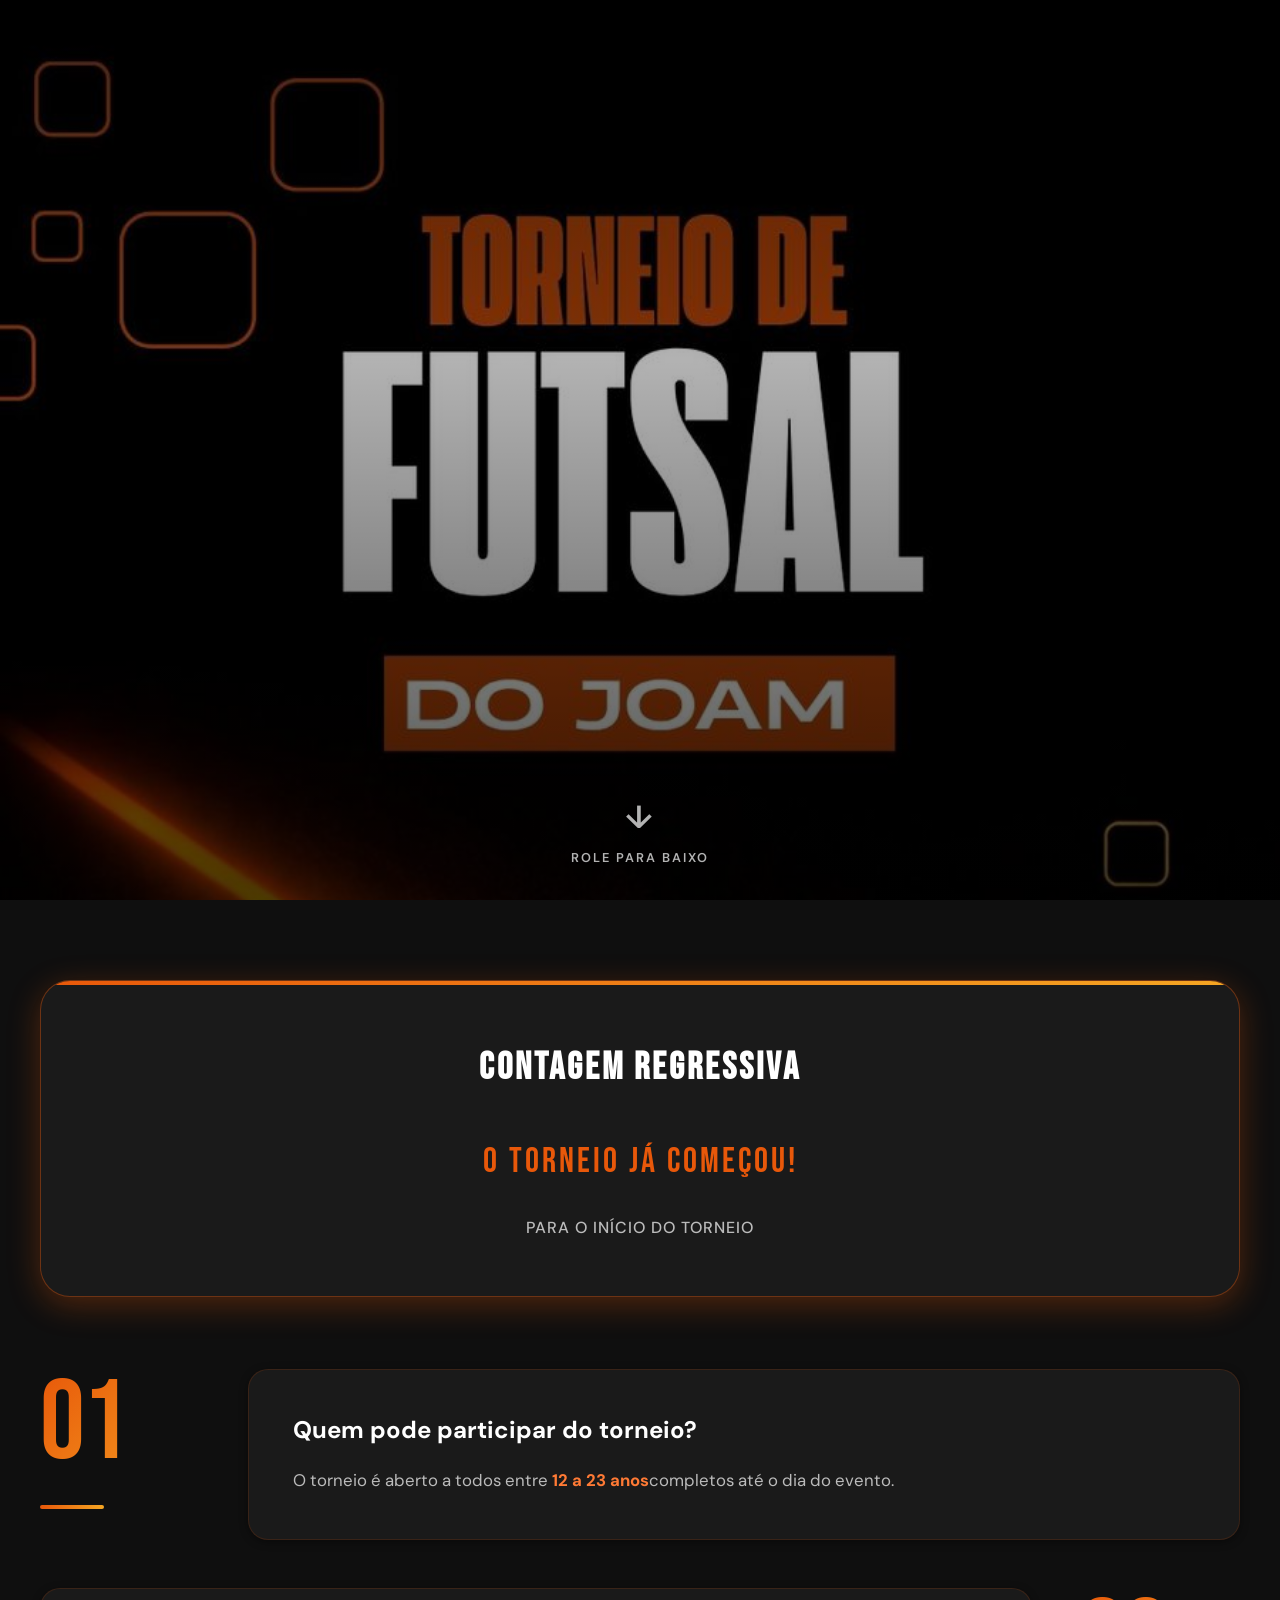
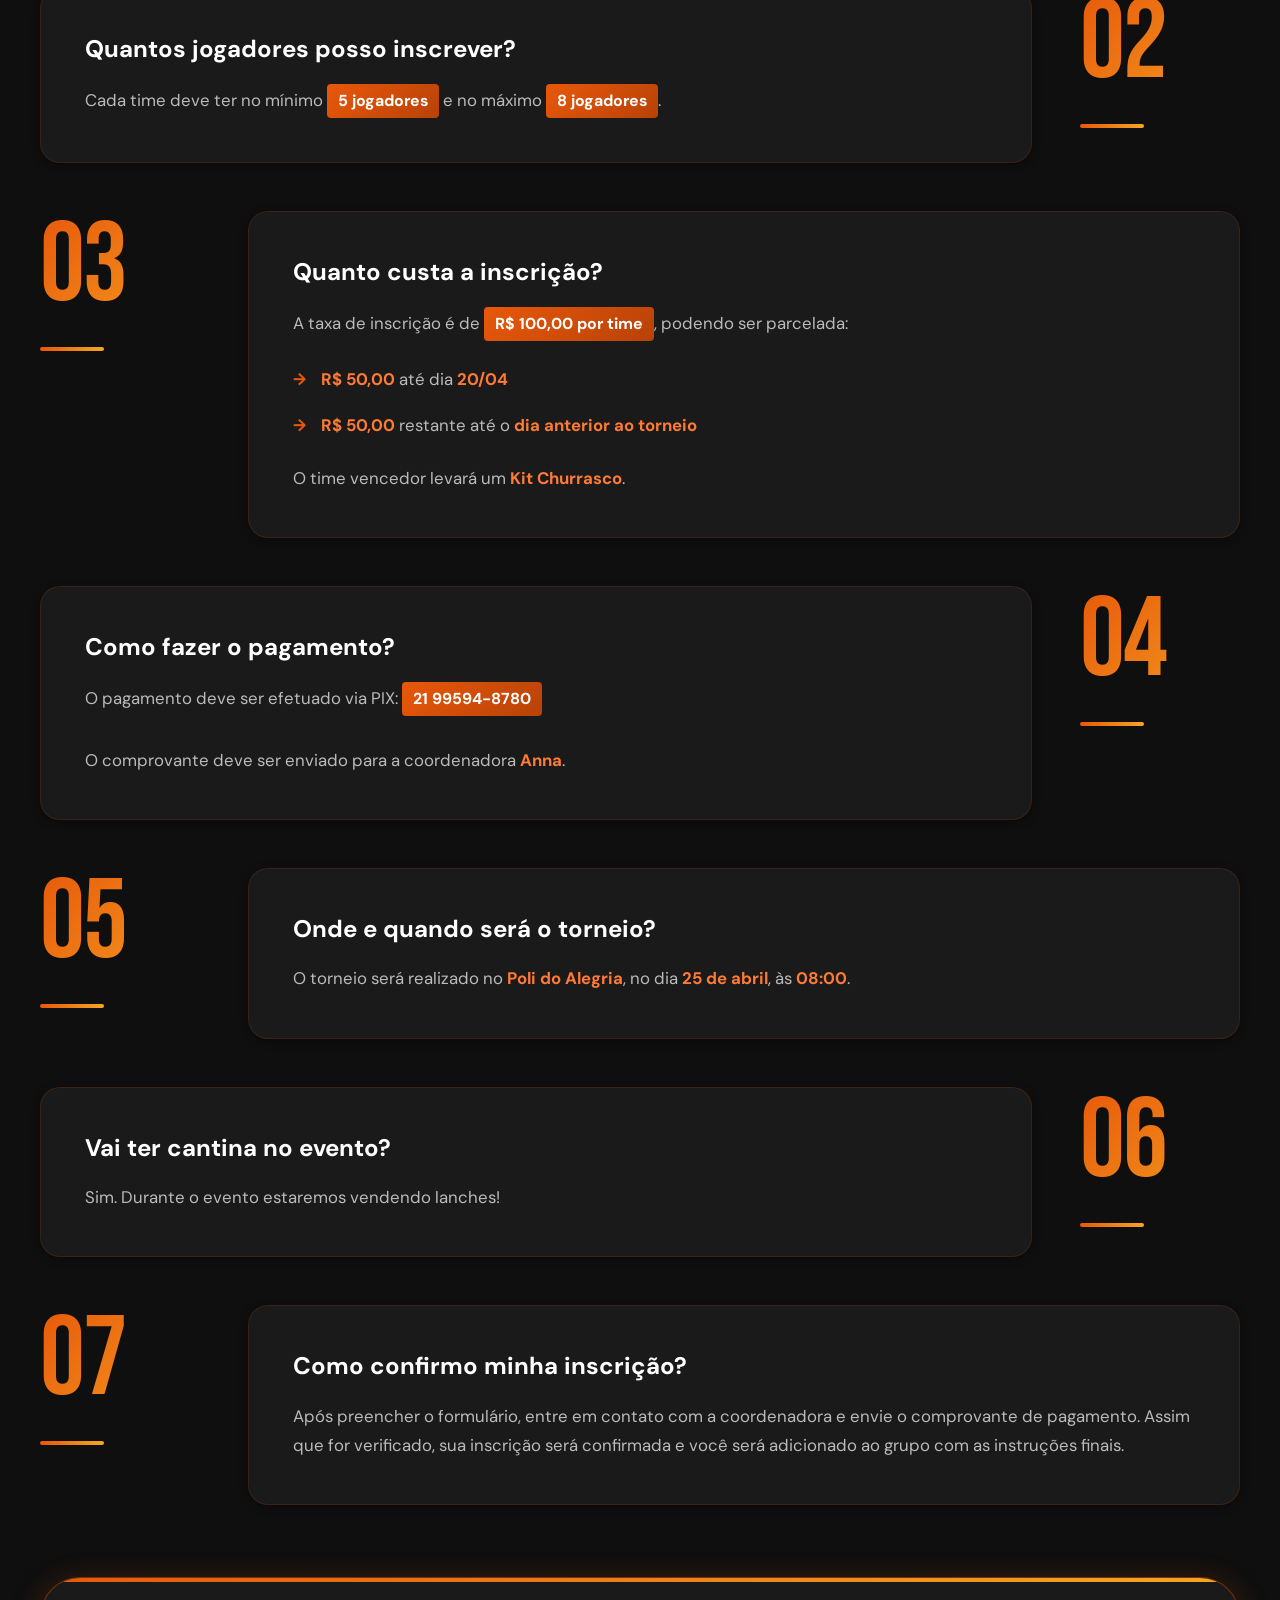
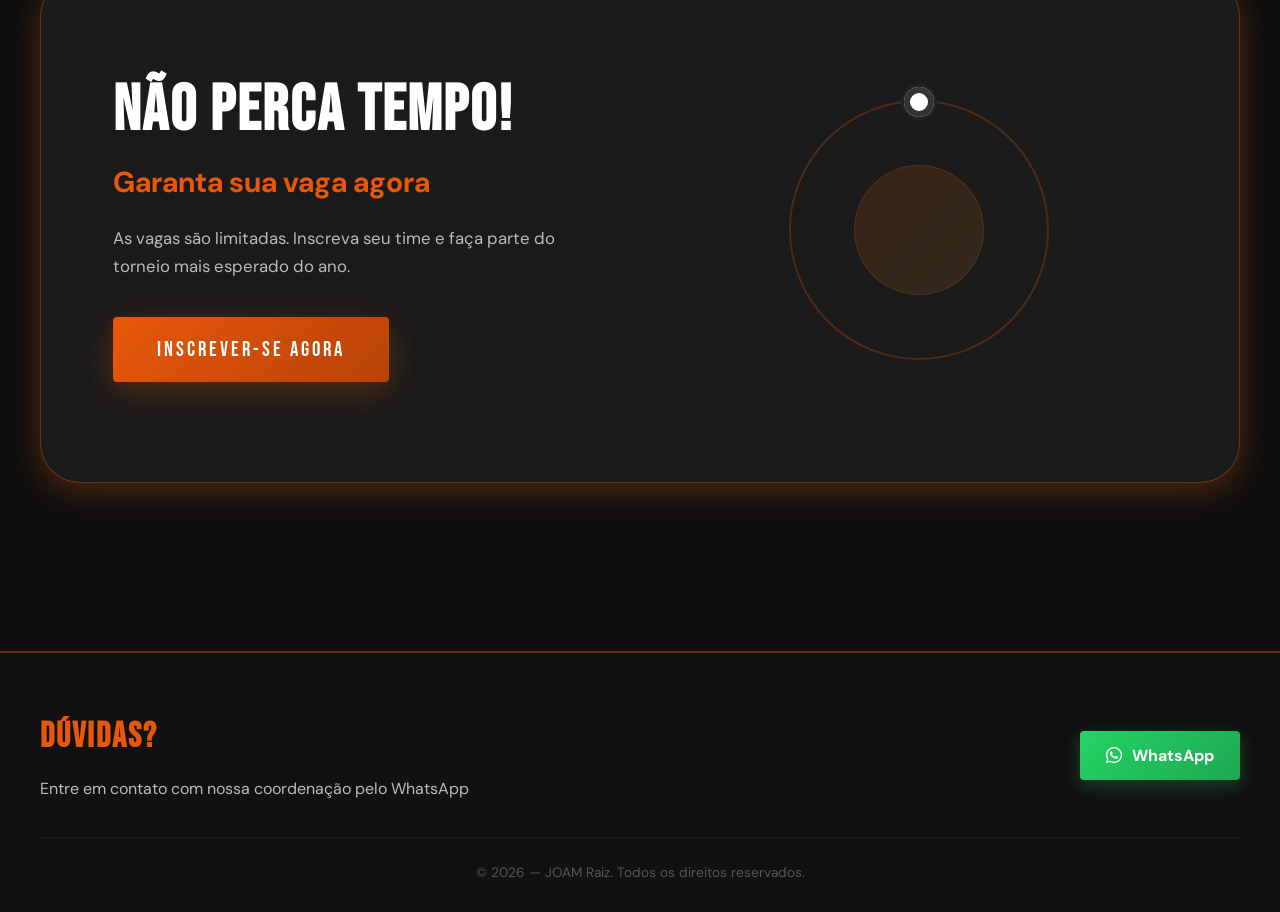
<file: Torneio/index.html>
<!DOCTYPE html>
<html lang="pt-BR">
<head>
  <meta charset="UTF-8">
  <meta name="viewport" content="width=device-width, initial-scale=1.0">
  <title>Torneio de Futsal</title>
  <link rel="stylesheet" href="https://cdnjs.cloudflare.com/ajax/libs/font-awesome/6.4.0/css/all.min.css">
  <link rel="stylesheet" href="home.css">
</head>
<body>
  <div class="bg-animation"></div>
  <div class="bg-overlay"></div>

  <div class="geometric-shape shape-1"></div>
  <div class="geometric-shape shape-2"></div>
  <div class="geometric-shape shape-3"></div>

  <!-- Header -->
  <section class="header-section" id="home">
    <h1 class="main-title" id="tournamentName"></h1>
    <div class="main-title-badge" id="tournamentBadge"></div>
    <div class="scroll-indicator" onclick="scrollToSection('content')">
      <div style="font-size: 2rem;">↓</div>
      <div>Role para baixo</div>
    </div>
  </section>

  <!-- Conteúdo -->
  <section class="content-section" id="content">
    <div class="container">

      <!-- Contagem regressiva -->
      <div class="countdown-section">
        <div class="countdown-container">
          <h2 class="countdown-title">Contagem Regressiva</h2>
          <div class="countdown-timer" id="countdown">
            <div class="countdown-item">
              <span class="countdown-number" id="days">00</span>
              <span class="countdown-label">Dias</span>
            </div>
            <div class="countdown-item">
              <span class="countdown-number" id="hours">00</span>
              <span class="countdown-label">Horas</span>
            </div>
            <div class="countdown-item">
              <span class="countdown-number" id="minutes">00</span>
              <span class="countdown-label">Min</span>
            </div>
            <div class="countdown-item">
              <span class="countdown-number" id="seconds">00</span>
              <span class="countdown-label">Seg</span>
            </div>
          </div>
          <p class="countdown-subtitle">Para o início do torneio</p>
        </div>
      </div>

      <!-- FAQ -->
      <div class="faq-container">

        <div class="faq-item">
          <div class="faq-number">01</div>
          <div class="faq-content">
            <h2 class="faq-question">Quem pode participar do torneio?</h2>
            <div class="faq-answer">
                O torneio é aberto a todos entre <strong><span id="minAge">12</span> a 23 anos</strong>completos até o dia do evento.
            </div>
          </div>
        </div>

        <div class="faq-item">
          <div class="faq-number">02</div>
          <div class="faq-content">
            <h2 class="faq-question">Quantos jogadores posso inscrever?</h2>
            <div class="faq-answer">
              Cada time deve ter no mínimo <span class="highlight"><span id="minPlayers">4</span> jogadores</span> e no máximo <span class="highlight"><span id="maxPlayers">6</span> jogadores</span>.
            </div>
          </div>
        </div>

        <div class="faq-item">
          <div class="faq-number">03</div>
          <div class="faq-content">
            <h2 class="faq-question">Quanto custa a inscrição?</h2>
            <div class="faq-answer">
              A taxa de inscrição é de <span class="highlight" id="priceValue"></span>, podendo ser parcelada:
              <ul>
                <li><strong id="installment1Value"></strong> até dia <strong id="installment1Deadline"></strong></li>
                <li><strong id="installment2Value"></strong> restante até o <strong id="installment2Deadline"></strong></li>
              </ul>
              O time vencedor levará um <strong id="prize"></strong>.
            </div>
          </div>
        </div>

        <div class="faq-item">
          <div class="faq-number">04</div>
          <div class="faq-content">
            <h2 class="faq-question">Como fazer o pagamento?</h2>
            <div class="faq-answer">
              O pagamento deve ser efetuado via PIX: <span class="highlight" id="pixKey"></span>
              <br><br>
              O comprovante deve ser enviado para a coordenadora <strong id="coordinatorName" onclick="shareOnWhatsApp()"></strong>.
            </div>
          </div>
        </div>

        <div class="faq-item">
          <div class="faq-number">05</div>
          <div class="faq-content">
            <h2 class="faq-question">Onde e quando será o torneio?</h2>
            <div class="faq-answer" id="tournamentInfo"></div>
          </div>
        </div>

        <div class="faq-item">
          <div class="faq-number">06</div>
          <div class="faq-content">
            <h2 class="faq-question">Vai ter cantina no evento?</h2>
            <div class="faq-answer">
              Sim. Durante o evento estaremos vendendo lanches! 
            </div>
          </div>
        </div>

        <div class="faq-item">
          <div class="faq-number">07</div>
          <div class="faq-content">
            <h2 class="faq-question">Como confirmo minha inscrição?</h2>
            <div class="faq-answer">
Após preencher o formulário, entre em contato com a coordenadora e envie o comprovante de pagamento. Assim que for verificado, sua inscrição será confirmada e você será adicionado ao grupo com as instruções finais.            </div>
          </div>
        </div>

      </div>

      <!-- CTA -->
      <div class="cta-section">
        <div class="cta-container">
          <div class="cta-content">
            <h2 class="cta-title">Não perca tempo!</h2>
            <p class="cta-subtitle">Garanta sua vaga agora</p>
            <p class="cta-description">As vagas são limitadas. Inscreva seu time e faça parte do torneio mais esperado do ano.</p>
            <button class="cta-button">
              <span>INSCREVER-SE AGORA</span>
            </button>
          </div>
          <div class="cta-visual">
            <div class="cta-circle"></div>
            <div class="cta-circle-small"></div>
          </div>
        </div>
      </div>

    </div>
  </section>

  <!-- Footer -->
  <footer class="footer-section">
    <div class="container">
      <div class="footer-content">
        <div class="footer-info">
          <h3 class="footer-title">Dúvidas?</h3>
          <p class="footer-subtitle">Entre em contato com nossa coordenação pelo WhatsApp</p>
        </div>
        <div class="footer-contact">
          <button class="btn-share whatsapp" onclick="shareOnWhatsApp()">
            <i class="fab fa-whatsapp"></i>
            <span>WhatsApp</span>
          </button>
        </div>
      </div>
      <div class="footer-bottom">
        <p>&copy; 2026 — JOAM Raiz. Todos os direitos reservados.</p>
      </div>
    </div>
  </footer>

  <script src="home.js" defer></script>
</body>
</html>
</file>
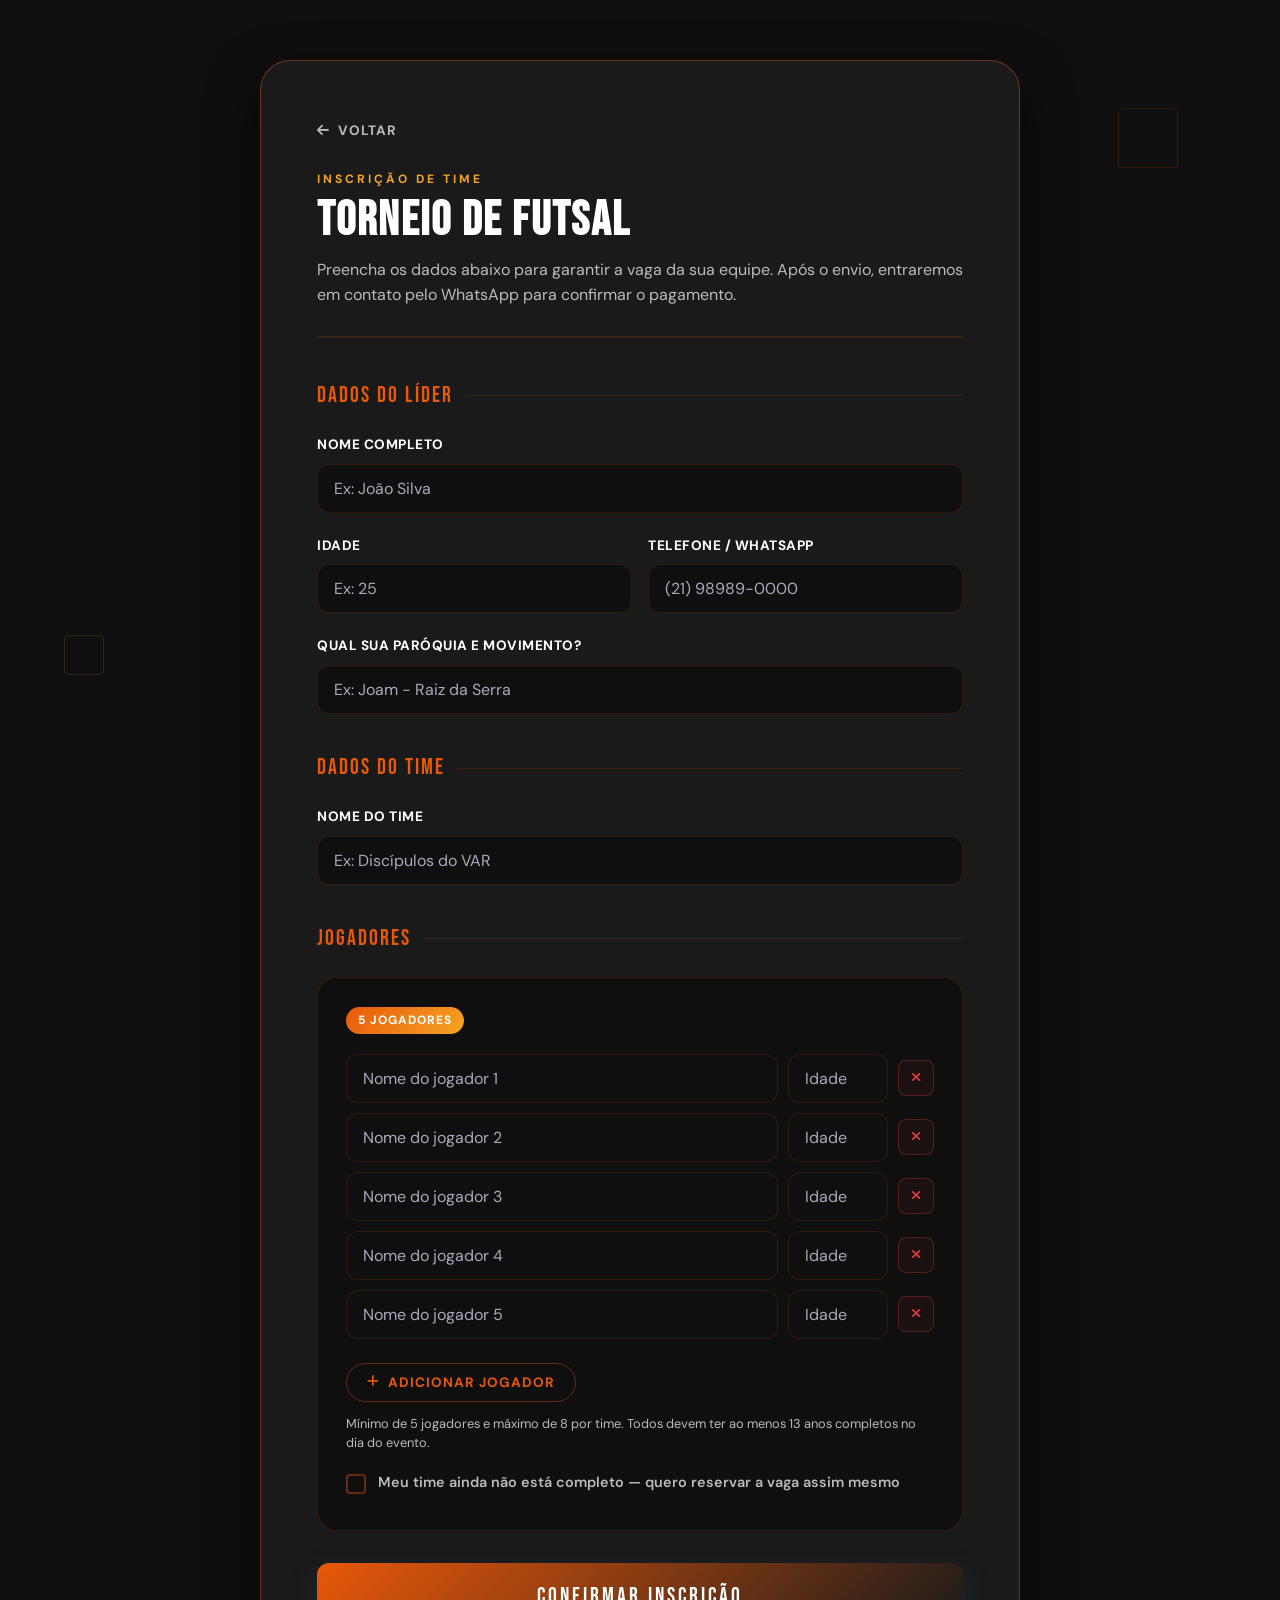
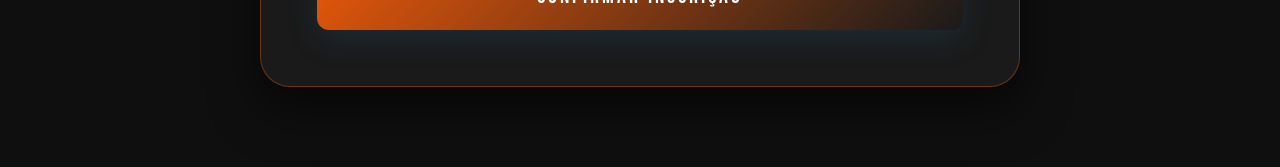
<file: Torneio/form.html>
<!DOCTYPE html>
<html lang="pt-BR">
<head>
  <meta charset="UTF-8">
  <meta name="viewport" content="width=device-width, initial-scale=1.0">
  <title>Inscrição — Torneio de Futsal</title>
  <link rel="stylesheet" href="https://cdnjs.cloudflare.com/ajax/libs/font-awesome/6.4.0/css/all.min.css">
  <link rel="stylesheet" href="home.css">
  <style>
    /* ── Form page styles ── */
    .form-wrapper {
      min-height: 100vh;
      display: flex;
      align-items: flex-start;
      justify-content: center;
      padding: 60px 20px 80px;
    }

    .form-card {
      background: var(--bg-card);
      border: 1.5px solid var(--border-strong);
      border-radius: var(--radius-lg);
      padding: 56px;
      box-shadow: var(--shadow-lg);
      width: 100%;
      max-width: 760px;
      position: relative;
      z-index: 1;
    }

    .form-header {
      border-bottom: 2px solid var(--border-subtle);
      padding-bottom: 28px;
      margin-bottom: 40px;
    }

    .form-header-label {
      font-size: 0.75rem;
      font-weight: 700;
      letter-spacing: 3px;
      text-transform: uppercase;
      color: var(--accent);
      margin-bottom: 8px;
    }

    .form-title {
      font-family: var(--font-display);
      font-size: 3rem;
      letter-spacing: 2px;
      color: var(--text-dark);
      line-height: 1;
      margin-bottom: 12px;
    }

    .form-subtitle {
      font-size: 1rem;
      color: var(--text-mid);
      line-height: 1.6;
    }

    /* ── Section headings ── */
    .section-heading {
      font-family: var(--font-display);
      font-size: 1.4rem;
      letter-spacing: 2px;
      color: var(--primary);
      margin: 36px 0 20px;
      display: flex;
      align-items: center;
      gap: 12px;
    }

    .section-heading::after {
      content: '';
      flex: 1;
      height: 1px;
      background: var(--border-subtle);
    }

    /* ── Form groups ── */
    .form-group {
      margin-bottom: 22px;
    }

    .form-row {
      display: grid;
      grid-template-columns: 1fr 1fr;
      gap: 16px;
    }

    label {
      display: block;
      font-weight: 700;
      font-size: 0.85rem;
      letter-spacing: 0.5px;
      color: var(--text-dark);
      margin-bottom: 8px;
      text-transform: uppercase;
    }

    label .req {
      color: var(--secondary);
      margin-left: 2px;
    }

    input[type="text"],
    input[type="number"],
    input[type="tel"] {
      width: 100%;
      padding: 13px 16px;
      border: 1.5px solid var(--border-subtle);
      border-radius: var(--radius-sm);
      font-size: 1rem;
      font-family: var(--font-body);
      color: var(--text-dark);
      background: var(--bg-base);
      transition: border-color 0.2s, box-shadow 0.2s, background 0.2s;
      outline: none;
    }

    input:focus {
      border-color: var(--primary);
      box-shadow: 0 0 0 3px rgba(45, 91, 122, 0.10);
      background: transparent;
    }

    input::placeholder {
      color: #aab;
      font-weight: 400;
    }

    /* ── Players section ── */
    .players-block {
      background: var(--bg-base);
      border: 1.5px solid var(--border-subtle);
      border-radius: var(--radius-md);
      padding: 28px;
      margin: 4px 0 24px;
    }

    .players-count-badge {
      display: inline-block;
      font-size: 0.75rem;
      font-weight: 700;
      letter-spacing: 1px;
      text-transform: uppercase;
      background: linear-gradient(135deg, var(--primary), var(--accent));
      color: #fff;
      padding: 4px 12px;
      border-radius: 100px;
      margin-bottom: 20px;
    }

    .player-row {
      display: grid;
      grid-template-columns: 1fr 100px 36px;
      gap: 10px;
      margin-bottom: 10px;
      align-items: center;
    }

    .btn-remove {
      width: 36px;
      height: 36px;
      border-radius: 8px;
      border: 1.5px solid rgba(229, 62, 62, 0.3);
      background: rgba(229, 62, 62, 0.06);
      color: #e53e3e;
      font-size: 0.85rem;
      cursor: pointer;
      display: flex;
      align-items: center;
      justify-content: center;
      transition: all 0.2s;
      flex-shrink: 0;
    }

    .btn-remove:hover {
      background: #e53e3e;
      border-color: #e53e3e;
      color: #fff;
    }

    .btn-add-player {
      display: inline-flex;
      align-items: center;
      gap: 8px;
      background: transparent;
      border: 1.5px solid var(--border-strong);
      color: var(--primary);
      font-family: var(--font-body);
      font-weight: 700;
      font-size: 0.85rem;
      letter-spacing: 1px;
      text-transform: uppercase;
      padding: 10px 20px;
      border-radius: 100px;
      cursor: pointer;
      margin-top: 14px;
      transition: all 0.2s;
    }

    .btn-add-player:hover {
      background: var(--primary);
      border-color: var(--primary);
      color: #fff;
    }

    .players-note {
      font-size: 0.8rem;
      color: var(--text-mid);
      margin-top: 12px;
      line-height: 1.5;
    }

    /* ── Submit ── */
    .btn-submit {
      width: 100%;
      background: linear-gradient(135deg, var(--primary), var(--secondary));
      color: #fff;
      border: none;
      font-family: var(--font-display);
      font-size: 1.4rem;
      letter-spacing: 3px;
      padding: 20px;
      border-radius: var(--radius-sm);
      cursor: pointer;
      margin-top: 8px;
      transition: transform 0.25s, box-shadow 0.25s, opacity 0.2s;
      box-shadow: 0 10px 28px rgba(45, 91, 122, 0.25);
    }

    .btn-submit:hover {
      transform: translateY(-4px);
      box-shadow: 0 18px 40px rgba(45, 91, 122, 0.32);
    }

    .btn-submit:active {
      transform: translateY(-1px);
    }

    .btn-submit:disabled {
      opacity: 0.6;
      cursor: not-allowed;
      transform: none;
    }

    /* ── Status message ── */
    .status-msg {
      margin-top: 20px;
      padding: 16px 20px;
      border-radius: var(--radius-sm);
      font-weight: 600;
      font-size: 0.95rem;
      line-height: 1.5;
      display: none;
    }

    .status-msg.success {
      background: rgba(72, 187, 120, 0.12);
      border: 1.5px solid rgba(72, 187, 120, 0.4);
      color: #276749;
      display: block;
    }

    .status-msg.error {
      background: rgba(229, 62, 62, 0.08);
      border: 1.5px solid rgba(229, 62, 62, 0.3);
      color: #822727;
      display: block;
    }

    .status-msg.loading {
      background: rgba(45, 91, 122, 0.08);
      border: 1.5px solid rgba(45, 91, 122, 0.25);
      color: var(--primary);
      display: block;
    }

    /* ── Back link ── */
    .back-link {
      display: inline-flex;
      align-items: center;
      gap: 8px;
      font-size: 0.85rem;
      font-weight: 700;
      letter-spacing: 1px;
      text-transform: uppercase;
      color: var(--text-mid);
      text-decoration: none;
      margin-bottom: 28px;
      transition: color 0.2s;
    }

    .back-link:hover { color: var(--primary); }

    /* ── Responsive ── */
    @media (max-width: 768px) {
      .form-card { padding: 32px 24px; }
      .form-title { font-size: 2.2rem; }
      .form-row { grid-template-columns: 1fr; }
      .player-row { grid-template-columns: 1fr 80px 36px; }
    }

    @media (max-width: 480px) {
      .form-card { padding: 24px 16px; }
      .form-title { font-size: 1.9rem; }
      .players-block { padding: 18px 14px; }
    }

    /* ── Toggle time incompleto ── */
    .incomplete-toggle {
      display: flex;
      align-items: flex-start;
      gap: 12px;
      margin-top: 20px;
      cursor: pointer;
      user-select: none;
    }

    .incomplete-toggle input[type="checkbox"] {
      display: none;
    }

    .toggle-box {
      width: 20px;
      height: 20px;
      min-width: 20px;
      border: 2px solid var(--border-strong);
      border-radius: 4px;
      background: transparent;
      display: flex;
      align-items: center;
      justify-content: center;
      transition: all 0.2s;
      margin-top: 2px;
    }

    .incomplete-toggle input:checked + .toggle-box {
      background: var(--primary);
      border-color: var(--primary);
    }

    .incomplete-toggle input:checked + .toggle-box::after {
      content: '';
      width: 5px;
      height: 9px;
      border: 2px solid #fff;
      border-top: none;
      border-left: none;
      transform: rotate(45deg) translateY(-1px);
      display: block;
    }

    .toggle-label {
      font-size: 0.9rem;
      font-weight: 600;
      color: var(--text-mid);
      line-height: 1.5;
      text-transform: none;
      letter-spacing: 0;
    }

    .incomplete-note {
      font-size: 0.8rem;
      color: var(--text-mid);
      margin-top: 10px;
      padding: 10px 14px;
      border-left: 3px solid var(--primary);
      background: rgba(232, 88, 10, 0.06);
      border-radius: 0 6px 6px 0;
      line-height: 1.5;
    }

  </style>
</head>
<body>
  <div class="bg-animation"></div>
  <div class="bg-overlay"></div>
  <div class="geometric-shape shape-1"></div>
  <div class="geometric-shape shape-2"></div>

  <div class="form-wrapper">
    <div class="form-card">

      <a href="index.html" class="back-link">
        <i class="fas fa-arrow-left"></i> Voltar
      </a>

      <div class="form-header">
        <div class="form-header-label">Inscrição de Time</div>
        <h1 class="form-title">TORNEIO DE FUTSAL</h1>
        <p class="form-subtitle">Preencha os dados abaixo para garantir a vaga da sua equipe. Após o envio, entraremos em contato pelo WhatsApp para confirmar o pagamento.</p>
      </div>

      <form id="registrationForm" novalidate>

        <!-- Dados do líder -->
        <div class="section-heading">Dados do Líder</div>

        <div class="form-group">
          <label>Nome Completo <span class="req">*</span></label>
          <input type="text" id="leaderName" placeholder="Ex: João Silva" autocomplete="name" required>
        </div>

        <div class="form-row">
          <div class="form-group">
            <label>Idade <span class="req">*</span></label>
            <input type="number" id="leaderAge" placeholder="Ex: 25" min="13" max="80" required>
          </div>
          <div class="form-group">
            <label>Telefone / WhatsApp <span class="req">*</span></label>
            <input type="tel" id="leaderPhone" placeholder="(21) 98989-0000" autocomplete="tel" required>
          </div>
        </div>

        <div class="form-group">
          <label>Qual sua Paróquia e Movimento?  <span class="req">*</span></label>
          <input type="text" id="leaderLocation" placeholder="Ex: Joam - Raiz da Serra" required>
        </div>

        <!-- Dados do time -->
        <div class="section-heading">Dados do Time</div>

        <div class="form-group">
          <label>Nome do Time <span class="req">*</span></label>
          <input type="text" id="teamName" placeholder="Ex: Discípulos do VAR" required>
        </div>

        <!-- Jogadores -->
        <div class="section-heading">Jogadores</div>

        <div class="players-block">
          <div class="players-count-badge" id="playersBadge">5 jogadores</div>

          <div id="playersList"></div>

          <button type="button" class="btn-add-player" onclick="addPlayer()">
            <i class="fas fa-plus"></i> Adicionar jogador
          </button>

          <p class="players-note">Mínimo de 5 jogadores e máximo de 8 por time. Todos devem ter ao menos 13 anos completos no dia do evento.</p>

          <label class="incomplete-toggle">
            <input type="checkbox" id="incompleteTeam" onchange="toggleIncomplete()">
            <span class="toggle-box"></span>
            <span class="toggle-label">Meu time ainda não está completo — quero reservar a vaga assim mesmo</span>
          </label>
          <p class="incomplete-note" id="incompleteNote" style="display:none;">
            Os jogadores restantes podem ser informados depois pelo WhatsApp. Preencha apenas os que já confirmaram.
          </p>
        </div>

        <button type="submit" class="btn-submit" id="submitBtn">CONFIRMAR INSCRIÇÃO</button>
      </form>

      <div id="statusMsg" class="status-msg"></div>

    </div>
  </div>

  <script>
    const SCRIPT_URL = 'https://script.google.com/macros/s/AKfycbxNWsdw3t56UX_PyGWj8t2Zn5wsgy7AuGVyEbXrEqzcJgsaQ05plYHysqQpcdG__GeZNA/exec';
    const MIN_PLAYERS = 5;
    const MAX_PLAYERS = 8;
    let incompleteMode = false;

    function toggleIncomplete() {
      incompleteMode = document.getElementById('incompleteTeam').checked;
      document.getElementById('incompleteNote').style.display = incompleteMode ? 'block' : 'none';

      const list = document.getElementById('playersList');
      if (incompleteMode) {
        while (list.children.length > 1) list.removeChild(list.lastChild);
        list.querySelectorAll('input').forEach(i => i.removeAttribute('required'));
      } else {
        while (list.children.length < MIN_PLAYERS) addPlayerRow();
        list.querySelectorAll('input').forEach(i => i.setAttribute('required', ''));
      }
      updateBadge();
    }

    function initPlayers() {
      for (let i = 0; i < MIN_PLAYERS; i++) addPlayerRow();
    }

    function updateBadge() {
      const count = document.getElementById('playersList').children.length;
      document.getElementById('playersBadge').textContent =
        count === 1 ? '1 jogador' : `${count} jogadores`;
    }

    function addPlayerRow() {
      const list = document.getElementById('playersList');
      const index = list.children.length + 1;

      const row = document.createElement('div');
      row.className = 'player-row';
      row.innerHTML = `
        <input type="text" class="player-name" placeholder="Nome do jogador ${index}" required>
        <input type="number" class="player-age" placeholder="Idade" min="13" max="80" required>
        <button type="button" class="btn-remove" onclick="removePlayer(this)" title="Remover">
          <i class="fas fa-times"></i>
        </button>
      `;
      list.appendChild(row);
      updateBadge();
    }

    function addPlayer() {
      const count = document.getElementById('playersList').children.length;
      if (count >= MAX_PLAYERS) {
        showStatus(`Máximo de ${MAX_PLAYERS} jogadores por time.`, 'error');
        return;
      }
      addPlayerRow();
    }

    function removePlayer(btn) {
      const count = document.getElementById('playersList').children.length;
      const minimum = incompleteMode ? 1 : MIN_PLAYERS;
      if (count <= minimum) {
        showStatus(incompleteMode
          ? 'Informe ao menos 1 jogador.'
          : `O time precisa ter pelo menos ${MIN_PLAYERS} jogadores.`, 'error');
        return;
      }
      btn.closest('.player-row').remove();
      updateBadge();
    }

    function validateForm() {
      const fields = [
        { id: 'leaderName', label: 'Nome do líder' },
        { id: 'leaderAge', label: 'Idade do líder' },
        { id: 'leaderPhone', label: 'Telefone' },
        { id: 'leaderLocation', label: 'Cidade / Bairro' },
        { id: 'teamName', label: 'Nome do time' },
      ];

      for (const f of fields) {
        const val = document.getElementById(f.id).value.trim();
        if (!val) {
          showStatus(`Preencha o campo: ${f.label}.`, 'error');
          document.getElementById(f.id).focus();
          return false;
        }
      }

      const age = parseInt(document.getElementById('leaderAge').value);
      if (isNaN(age) || age < 13) {
        showStatus('A idade do líder deve ser de pelo menos 13 anos.', 'error');
        return false;
      }

      const rows = document.querySelectorAll('.player-row');

      if (incompleteMode) {
        for (let i = 0; i < rows.length; i++) {
          const nameInput = rows[i].querySelector('.player-name');
          const ageInput = rows[i].querySelector('.player-age');
          const name = nameInput.value.trim();
          if (name) {
            const playerAge = parseInt(ageInput.value);
            if (isNaN(playerAge) || playerAge < 13) {
              showStatus(`Idade inválida para o jogador ${i + 1}. Mínimo: 13 anos.`, 'error');
              ageInput.focus();
              return false;
            }
          }
        }
      } else {
        if (rows.length < MIN_PLAYERS) {
          showStatus(`O time precisa ter pelo menos ${MIN_PLAYERS} jogadores.`, 'error');
          return false;
        }
        
        for (let i = 0; i < rows.length; i++) {
          const name = rows[i].querySelector('.player-name').value.trim();
          const playerAge = parseInt(rows[i].querySelector('.player-age').value);
          
          if (!name) {
            showStatus(`Preencha o nome do jogador ${i + 1}.`, 'error');
            rows[i].querySelector('.player-name').focus();
            return false;
          }
          if (isNaN(playerAge) || playerAge < 13) {
            showStatus(`Idade inválida para o jogador ${i + 1}. Mínimo: 13 anos.`, 'error');
            rows[i].querySelector('.player-age').focus();
            return false;
          }
        }
      }

      return true;
    }

    function showStatus(msg, type) {
      const el = document.getElementById('statusMsg');
      el.textContent = msg;
      el.className = `status-msg ${type}`;
    }

    function hideStatus() {
      document.getElementById('statusMsg').className = 'status-msg';
    }

    function getFormattedDateTime() {
      return new Date().toLocaleString('pt-BR', { timeZone: 'America/Sao_Paulo' });
    }

    document.getElementById('registrationForm').addEventListener('submit', async (e) => {
      e.preventDefault();
      hideStatus();

      if (!validateForm()) return;

      const btn = document.getElementById('submitBtn');
      btn.disabled = true;
      btn.textContent = 'ENVIANDO...';
      showStatus('Enviando inscrição, aguarde...', 'loading');

      const rows = document.querySelectorAll('.player-row');
      const players = Array.from(rows).map(row => {
        const name = row.querySelector('.player-name').value.trim();
        const age = row.querySelector('.player-age').value;
        return `${name} (${age} anos)`;
      });

      const payload = {
        timestamp: getFormattedDateTime(),
        leaderName: document.getElementById('leaderName').value.trim(),
        leaderAge: document.getElementById('leaderAge').value,
        leaderLocation: document.getElementById('leaderLocation').value.trim(),
        leaderPhone: document.getElementById('leaderPhone').value.trim(),
        teamName: document.getElementById('teamName').value.trim(),
        players: players.join('; '),
        playersCount: players.length,
        status: 'Pendente',
        incomplete: incompleteMode ? 'Sim' : 'Não'
      };

      try {
        await fetch(SCRIPT_URL, {
          method: 'POST',
          mode: 'no-cors',
          body: JSON.stringify(payload)
        });

        showStatus(
          'Inscrição enviada com sucesso! Entraremos em contato pelo WhatsApp para confirmar o pagamento.',
          'success'
        );

        setTimeout(() => {
          document.getElementById('registrationForm').reset();
          document.getElementById('playersList').innerHTML = '';
          initPlayers();
          hideStatus();
          btn.disabled = false;
          btn.textContent = 'CONFIRMAR INSCRIÇÃO';
        }, 5000);

      } catch (err) {
        console.error('Erro no envio:', err);
        showStatus(
          'Erro ao enviar. Verifique sua conexão e tente novamente.',
          'error'
        );
        btn.disabled = false;
        btn.textContent = 'CONFIRMAR INSCRIÇÃO';
      }
    });

    initPlayers();
  </script>
</body>
</html>
</file>
<file: Torneio/home.css>
/* =============================================
   HOME.CSS — Torneio de Futsal JOAM
   Paleta: preto · laranja · branco
   ============================================= */

@import url('https://fonts.googleapis.com/css2?family=Bebas+Neue&family=Barlow+Condensed:wght@400;600;700;800&family=DM+Sans:wght@400;500;700&display=swap');

*, *::before, *::after {
  margin: 0;
  padding: 0;
  box-sizing: border-box;
}

:root {
  --primary:        #E8580A;      /* laranja JOAM */
  --primary-dark:   #B84208;      /* laranja escuro */
  --primary-light:  #FF7A35;      /* laranja claro */
  --secondary:      #1A1A1A;      /* preto profundo */
  --accent:         #F5A623;      /* âmbar / dourado */

  --bg-base:        #0F0F0F;      /* fundo geral escuro */
  --bg-card:        #1A1A1A;      /* card escuro */
  --bg-card-light:  #222222;      /* card um pouco mais claro */

  --text-dark:      #FFFFFF;      /* texto principal (invertido — fundo escuro) */
  --text-mid:       #BBBBBB;      /* texto secundário */
  --text-light:     #FFFFFF;

  --border-subtle:  rgba(232, 88, 10, 0.15);
  --border-strong:  rgba(232, 88, 10, 0.40);

  --shadow-sm:  0 2px 8px rgba(0, 0, 0, 0.40);
  --shadow-md:  0 8px 28px rgba(0, 0, 0, 0.50);
  --shadow-lg:  0 20px 50px rgba(0, 0, 0, 0.60);
  --shadow-orange: 0 8px 32px rgba(232, 88, 10, 0.30);

  --radius-sm:  12px;
  --radius-md:  20px;
  --radius-lg:  30px;
  --radius-xl:  40px;

  --font-display: 'Bebas Neue', sans-serif;
  --font-condensed: 'Barlow Condensed', sans-serif;
  --font-body:    'DM Sans', system-ui, sans-serif;
}

html { scroll-behavior: smooth; }

::selection {
  background: rgba(232, 88, 10, 0.35);
  color: #fff;
}

/* ── Body ─────────────────────────────────── */

body {
  font-family: var(--font-body);
  line-height: 1.6;
  color: var(--text-dark);
  background: var(--bg-base);
  min-height: 100vh;
  overflow-x: hidden;
}

/* ── Background geral (sutil, não sobrepõe header) ── */
.bg-animation {
  position: fixed;
  inset: 0;
  z-index: -2;
  background: var(--bg-base);
}

.bg-overlay {
  position: fixed;
  inset: 0;
  z-index: -1;
  background: transparent;
  pointer-events: none;
}

/* ── Shapes decorativas ────────────────────── */
.geometric-shape {
  position: fixed;
  pointer-events: none;
  border-radius: 4px;
  z-index: -1;
  will-change: transform;
  border: 1.5px solid rgba(232, 88, 10, 0.15);
}

.shape-1 {
  width: 60px; height: 60px;
  top: 12%; right: 8%;
  animation: floatA 10s ease-in-out infinite;
}

.shape-2 {
  width: 40px; height: 40px;
  bottom: 25%; left: 5%;
  animation: floatB 13s ease-in-out infinite;
  border-color: rgba(245, 166, 35, 0.15);
}

.shape-3 {
  width: 30px; height: 30px;
  top: 55%; right: 12%;
  animation: floatA 8s ease-in-out infinite 3s;
}

@keyframes floatA {
  0%, 100% { transform: translateY(0) rotate(0deg); }
  50%       { transform: translateY(-20px) rotate(5deg); }
}
@keyframes floatB {
  0%, 100% { transform: translateY(0) rotate(0deg); }
  50%       { transform: translateY(16px) rotate(-5deg); }
}

/* ── Container ────────────────────────────── */
.container {
  max-width: 1320px;
  margin: 0 auto;
  padding: 0 40px;
}

/* ── Header com imagem de fundo ───────────── */
.header-section {
  min-height: 100vh;
  display: flex;
  flex-direction: column;
  justify-content: center;
  align-items: center;
  text-align: center;
  position: relative;
  padding: 60px 20px;

  /* Imagem de fundo */
  background-image: url('img/logoJoam.jpeg');
  background-size: cover;
  background-position: center top;
  background-repeat: no-repeat;
}

/* Overlay escuro sobre a imagem para legibilidade */
.header-section::before {
  content: '';
  position: absolute;
  inset: 0;
  background: linear-gradient(
    to bottom,
    rgba(0, 0, 0, 0.55) 0%,
    rgba(0, 0, 0, 0.30) 40%,
    rgba(0, 0, 0, 0.70) 100%
  );
  z-index: 0;
}

.header-section > * {
  position: relative;
  z-index: 1;
}

.main-title {
  font-family: var(--font-display);
  font-size: clamp(3.5rem, 9vw, 7rem);
  letter-spacing: 4px;
  line-height: 1;
  color: #fff;
  text-shadow: 0 4px 24px rgba(0,0,0,0.6);
  margin-bottom: 16px;
}

/* Badge laranja embaixo do título 
.main-title-badge {
  display: inline-block;
  background: var(--primary);
  color: #fff;
  font-family: var(--font-condensed);
  font-size: 1.1rem;
  font-weight: 700;
  letter-spacing: 4px;
  text-transform: uppercase;
  padding: 8px 24px;
  margin-bottom: 32px;
} */

.scroll-indicator {
  position: absolute;
  bottom: 32px;
  left: 50%;
  transform: translateX(-50%);
  color: rgba(255,255,255,0.7);
  font-size: 0.8rem;
  font-weight: 600;
  letter-spacing: 2px;
  text-transform: uppercase;
  cursor: pointer;
  animation: bounceY 2.4s ease-in-out infinite;
  display: flex;
  flex-direction: column;
  align-items: center;
  gap: 4px;
}

@keyframes bounceY {
  0%, 100% { transform: translateX(-50%) translateY(0); }
  50%       { transform: translateX(-50%) translateY(-10px); }
}

/* ── Content section ───────────────────────── */
.content-section {
  min-height: 100vh;
  padding: 80px 0 40px;
  position: relative;
}

/* ── Countdown ─────────────────────────────── */
.countdown-section {
  margin: 0 0 72px;
}

.countdown-container {
  background: var(--bg-card);
  border: 1.5px solid var(--border-strong);
  border-radius: var(--radius-lg);
  padding: 56px 40px;
  box-shadow: var(--shadow-orange);
  text-align: center;
  position: relative;
  overflow: hidden;
}

/* Linha laranja no topo do card */
.countdown-container::before {
  content: '';
  position: absolute;
  top: 0; left: 0; right: 0;
  height: 4px;
  background: linear-gradient(90deg, var(--primary), var(--accent));
}

.countdown-title {
  font-family: var(--font-display);
  font-size: 2.4rem;
  letter-spacing: 3px;
  color: #fff;
  margin-bottom: 36px;
}

.countdown-timer {
  display: flex;
  justify-content: center;
  gap: 20px;
  margin-bottom: 24px;
  flex-wrap: wrap;
}

.countdown-item {
  display: flex;
  flex-direction: column;
  align-items: center;
  background: linear-gradient(145deg, var(--primary), var(--primary-dark));
  border-radius: var(--radius-sm);
  padding: 22px 16px;
  min-width: 90px;
  box-shadow: var(--shadow-orange);
  transition: transform 0.25s ease;
}

.countdown-item:hover { transform: translateY(-4px); }

.countdown-number {
  font-family: var(--font-display);
  font-size: 3rem;
  letter-spacing: 2px;
  color: #fff;
  line-height: 1;
}

.countdown-label {
  font-size: 0.7rem;
  font-weight: 700;
  color: rgba(255,255,255,0.85);
  text-transform: uppercase;
  letter-spacing: 2px;
  margin-top: 6px;
}

.countdown-subtitle {
  font-size: 1rem;
  color: var(--text-mid);
  font-weight: 500;
  letter-spacing: 1px;
  text-transform: uppercase;
}

.countdown-finished {
  font-family: var(--font-display);
  font-size: 2.2rem;
  letter-spacing: 3px;
  color: var(--primary);
}

/* ── FAQ ───────────────────────────────────── */
.faq-container {
  display: grid;
  gap: 48px;
}

.faq-item {
  display: grid;
  grid-template-columns: 160px 1fr;
  gap: 48px;
  align-items: start;
  opacity: 0;
  transform: translateY(40px);
  animation: fadeUp 0.7s ease forwards;
}

.faq-item:nth-child(even) {
  grid-template-columns: 1fr 160px;
}

.faq-item:nth-child(even) .faq-number  { order: 2; }
.faq-item:nth-child(even) .faq-content { order: 1; }

.faq-item:nth-child(1) { animation-delay: 0.05s; }
.faq-item:nth-child(2) { animation-delay: 0.12s; }
.faq-item:nth-child(3) { animation-delay: 0.19s; }
.faq-item:nth-child(4) { animation-delay: 0.26s; }
.faq-item:nth-child(5) { animation-delay: 0.33s; }
.faq-item:nth-child(6) { animation-delay: 0.40s; }
.faq-item:nth-child(7) { animation-delay: 0.47s; }

@keyframes fadeUp {
  to { opacity: 1; transform: translateY(0); }
}

.faq-number {
  font-family: var(--font-display);
  font-size: 7rem;
  letter-spacing: -2px;
  line-height: 1;
  background: linear-gradient(135deg, var(--primary), var(--accent));
  -webkit-background-clip: text;
  background-clip: text;
  -webkit-text-fill-color: transparent;
  position: relative;
  padding-bottom: 28px;
}

.faq-number::after {
  content: '';
  position: absolute;
  bottom: 0; left: 0;
  width: 64px; height: 4px;
  border-radius: 2px;
  background: linear-gradient(90deg, var(--primary), var(--accent));
}

.faq-content {
  background: var(--bg-card);
  border: 1.5px solid var(--border-subtle);
  border-radius: var(--radius-md);
  padding: 44px;
  position: relative;
  box-shadow: var(--shadow-sm);
  transition: transform 0.3s ease, box-shadow 0.3s ease, border-color 0.3s ease;
}

.faq-content:hover {
  transform: translateY(-8px);
  box-shadow: var(--shadow-orange);
  border-color: var(--border-strong);
}

/* Linha laranja lateral no hover */
.faq-content::before {
  content: '';
  position: absolute;
  top: 20px; bottom: 20px;
  left: 0;
  width: 3px;
  border-radius: 0 2px 2px 0;
  background: linear-gradient(to bottom, var(--primary), var(--accent));
  opacity: 0;
  transition: opacity 0.3s;
}

.faq-content:hover::before { opacity: 1; }

.faq-question {
  font-size: 1.5rem;
  font-weight: 700;
  color: #fff;
  margin-bottom: 20px;
  line-height: 1.3;
}

.faq-answer {
  font-size: 1.05rem;
  color: var(--text-mid);
  line-height: 1.75;
}

.faq-answer strong {
  color: var(--primary-light);
  font-weight: 700;
}

.faq-answer ul {
  margin: 16px 0;
  padding-left: 0;
  list-style: none;
}

.faq-answer li {
  padding: 8px 0 8px 28px;
  position: relative;
  color: var(--text-mid);
}

.faq-answer li::before {
  content: '→';
  position: absolute;
  left: 0;
  color: var(--primary);
  font-weight: 700;
}

.highlight {
  background: linear-gradient(135deg, var(--primary), var(--primary-dark));
  color: #fff;
  font-weight: 700;
  padding: 3px 11px;
  border-radius: 4px;
  display: inline-block;
  font-size: 0.95em;
}

/* ── CTA ───────────────────────────────────── */
.cta-section { margin: 72px 0; }

.cta-container {
  display: grid;
  grid-template-columns: 1fr 1fr;
  gap: 60px;
  align-items: center;
  background: var(--bg-card);
  border: 1.5px solid var(--border-strong);
  border-radius: var(--radius-xl);
  padding: 72px;
  box-shadow: var(--shadow-orange);
  position: relative;
  overflow: hidden;
}

.cta-container::before {
  content: '';
  position: absolute;
  top: 0; left: 0; right: 0;
  height: 4px;
  background: linear-gradient(90deg, var(--primary), var(--accent));
}

.cta-title {
  font-family: var(--font-display);
  font-size: 4rem;
  letter-spacing: 2px;
  color: #fff;
  line-height: 1;
  margin-bottom: 16px;
}

.cta-subtitle {
  font-size: 1.8rem;
  font-weight: 700;
  color: var(--primary);
  margin-bottom: 20px;
}

.cta-description {
  font-size: 1.05rem;
  color: var(--text-mid);
  margin-bottom: 36px;
  line-height: 1.65;
}

.cta-button {
  display: inline-flex;
  align-items: center;
  gap: 12px;
  background: linear-gradient(135deg, var(--primary), var(--primary-dark));
  color: #fff;
  border: none;
  font-family: var(--font-display);
  font-size: 1.3rem;
  letter-spacing: 3px;
  padding: 20px 44px;
  border-radius: 4px;
  cursor: pointer;
  transition: transform 0.25s ease, box-shadow 0.25s ease;
  box-shadow: var(--shadow-orange);
}

.cta-button:hover {
  transform: translateY(-6px);
  box-shadow: 0 20px 44px rgba(232, 88, 10, 0.45);
}

.cta-button:active {
  transform: translateY(-2px);
  transition-duration: 0.1s;
}

/* Visual lateral — bola de futsal (pentágonos via CSS) */
.cta-visual {
  position: relative;
  height: 360px;
  display: flex;
  align-items: center;
  justify-content: center;
}

.cta-circle {
  width: 260px; height: 260px;
  border: 2px solid rgba(232, 88, 10, 0.25);
  border-radius: 50%;
  position: absolute;
  animation: spin 22s linear infinite;
  display: flex;
  align-items: flex-start;
  justify-content: center;
}

/* Bola de futsal no topo do círculo */
.cta-circle::before {
  content: '';
  width: 36px; height: 36px;
  background: #fff;
  border-radius: 50%;
  border: 3px solid #222;
  /* padrão de futsal — círculo branco com detalhe */
  box-shadow: inset 0 0 0 6px #333, inset 0 0 0 7px #fff;
  position: absolute;
  top: -18px;
  left: 50%;
  transform: translateX(-50%);
}

.cta-circle-small {
  width: 130px; height: 130px;
  background: linear-gradient(135deg, rgba(232,88,10,0.15), rgba(245,166,35,0.10));
  border-radius: 50%;
  border: 1.5px solid rgba(232, 88, 10, 0.20);
  animation: spin 16s linear infinite reverse;
}

@keyframes spin {
  from { transform: rotate(0deg); }
  to   { transform: rotate(360deg); }
}

/* ── Footer ────────────────────────────────── */
.footer-section {
  background: #111;
  border-top: 2px solid var(--border-strong);
  padding: 56px 0 28px;
  margin-top: 56px;
}

.footer-content {
  display: grid;
  grid-template-columns: 1fr 1fr;
  gap: 60px;
  align-items: center;
  margin-bottom: 36px;
}

.footer-title {
  font-family: var(--font-display);
  font-size: 2.2rem;
  letter-spacing: 2px;
  color: var(--primary);
  margin-bottom: 10px;
}

.footer-subtitle {
  font-size: 1rem;
  color: var(--text-mid);
  line-height: 1.6;
}

.footer-contact { text-align: right; }

.footer-bottom {
  text-align: center;
  padding-top: 24px;
  border-top: 1px solid rgba(255,255,255,0.06);
  font-size: 0.85rem;
  color: #555;
}

/* ── WhatsApp button ───────────────────────── */
.btn-share.whatsapp {
  display: inline-flex;
  align-items: center;
  gap: 10px;
  background: linear-gradient(135deg, #25D366, #1da851);
  color: #fff;
  border: none;
  padding: 14px 26px;
  border-radius: 4px;
  font-family: var(--font-body);
  font-size: 1rem;
  font-weight: 700;
  cursor: pointer;
  text-decoration: none;
  box-shadow: 0 6px 18px rgba(37, 211, 102, 0.25);
  transition: transform 0.25s ease, box-shadow 0.25s ease;
  position: relative;
  overflow: hidden;
}

.btn-share.whatsapp::after {
  content: '';
  position: absolute;
  inset: 0;
  background: linear-gradient(105deg, transparent 40%, rgba(255,255,255,0.2) 50%, transparent 60%);
  transform: translateX(-100%);
  transition: transform 0.5s ease;
}

.btn-share.whatsapp:hover::after { transform: translateX(100%); }

.btn-share.whatsapp:hover {
  transform: translateY(-3px);
  box-shadow: 0 12px 30px rgba(37, 211, 102, 0.32);
}

.btn-share.whatsapp i { font-size: 1.15rem; }

/* ── Responsivo ────────────────────────────── */
@media (max-width: 1024px) {
  .faq-item,
  .faq-item:nth-child(even) {
    grid-template-columns: 1fr;
    gap: 20px;
    text-align: center;
  }

  .faq-item:nth-child(even) .faq-number,
  .faq-item:nth-child(even) .faq-content { order: unset; }

  .faq-number { font-size: 5.5rem; }
  .faq-number::after { left: 50%; transform: translateX(-50%); }

  .faq-content::before { display: none; }

  .cta-container {
    grid-template-columns: 1fr;
    text-align: center;
    padding: 56px 40px;
  }

  .cta-visual { height: 260px; }
}

@media (max-width: 768px) {
  .container { padding: 0 20px; }

  .header-section { min-height: 100vh; padding: 40px 20px; }
  .main-title { font-size: clamp(2.8rem, 10vw, 5rem); }

  .countdown-container { padding: 36px 20px; }
  .countdown-title     { font-size: 1.9rem; }
  .countdown-timer     { gap: 10px; }
  .countdown-item      { min-width: 72px; padding: 14px 10px; }
  .countdown-number    { font-size: 2.2rem; }

  .faq-content  { padding: 28px 22px; }
  .faq-question { font-size: 1.25rem; }
  .faq-number   { font-size: 4.5rem; }

  .cta-container  { padding: 40px 24px; border-radius: var(--radius-lg); }
  .cta-title      { font-size: 3rem; }
  .cta-subtitle   { font-size: 1.4rem; }
  .cta-button     { padding: 18px 32px; font-size: 1.1rem; }
  .cta-circle     { width: 200px; height: 200px; }
  .cta-circle-small { width: 100px; height: 100px; }

  .footer-content { grid-template-columns: 1fr; gap: 32px; text-align: center; }
  .footer-contact { text-align: center; }
}

@media (max-width: 480px) {
  .countdown-item { min-width: 62px; padding: 12px 8px; }
  .countdown-number { font-size: 1.9rem; }

  .faq-container { gap: 32px; }
  .faq-content   { padding: 22px 18px; }
  .faq-number    { font-size: 3.8rem; }

  .cta-title    { font-size: 2.4rem; }
  .cta-subtitle { font-size: 1.2rem; }
  .cta-visual   { height: 180px; }
}
</file>
